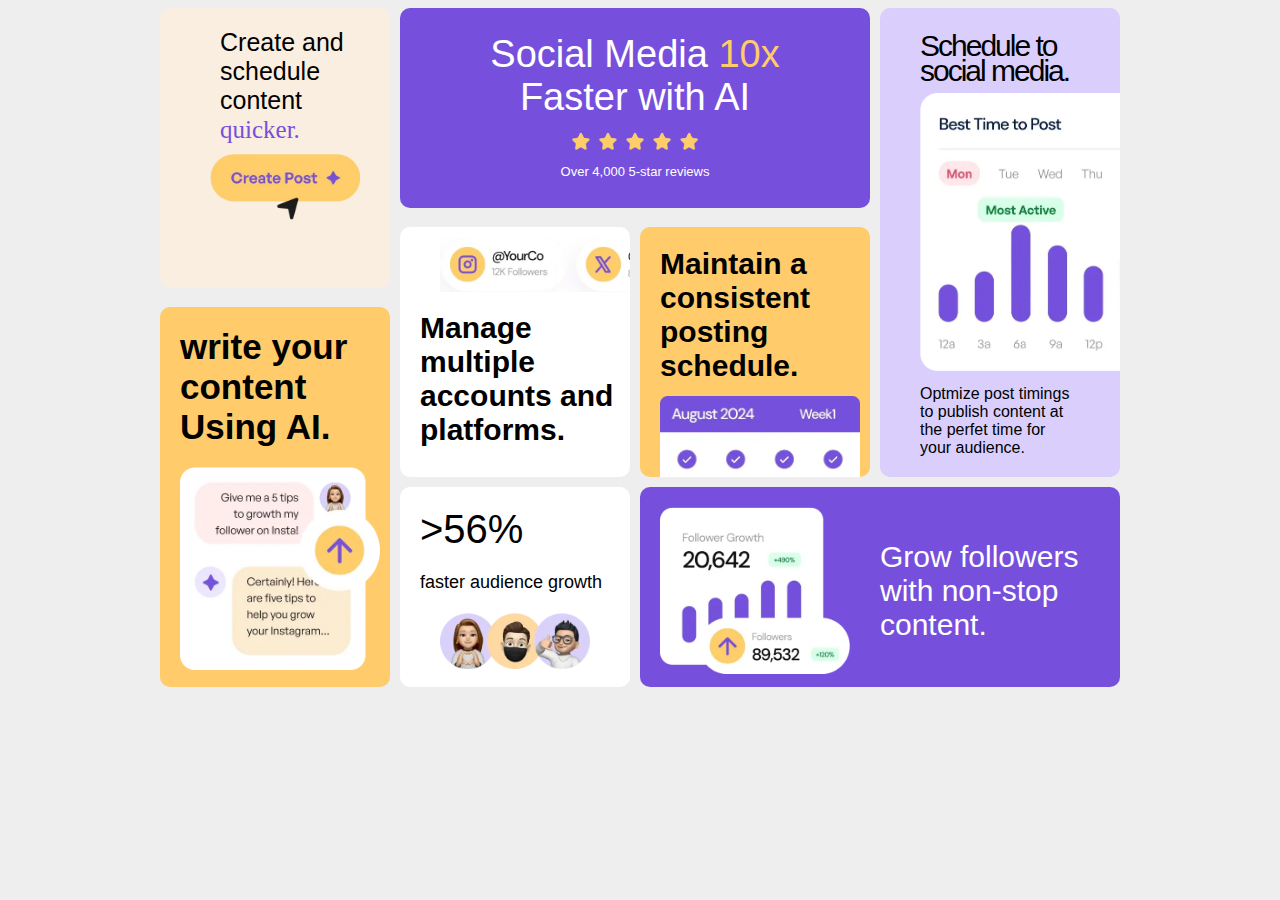
<file: NETLIFY/BENTO/index.html>
<!DOCTYPE html>
<html lang="en">
  <head>
    <meta charset="UTF-8">
    <meta name="viewport" content="width=device-width, initial-scale=1.0">
    <title>Bento Project</title>
    <link rel="stylesheet" href="bento.css">
  </head>
  <body>
    <main>
      <div>
        <p>Create and <br> schedule <br> content <br><span>quicker.</span></p>
        <img src="images/illustration-create-post.webp" alt="">
      </div>
      <div>
        <p>Social Media <span class="span1">10x</span> <br> Faster with AI <br><img src="images/illustration-five-stars.webp" alt=""><br><span class="span">Over 4,000 5-star reviews</span></p>
      </div>
      <div>
        <h2>Schedule to <br> social media.</h2>
        <img class="img1" src="images/illustration-schedule-posts.png" alt="Best time to post">
        <img class="img2" src="images/illustration-schedule-posts.webp" alt="">
        <p>Optmize post timings <br> to publish content at <br>the perfet time for <br>your audience.</p>
      </div>
      <div>
        <img class="img1" src="images/illustration-multiple-platforms.png" alt="insta logo">
        <img class="img2" src="images/illustration-multiple-platforms.webp" alt="">
        <h1>Manage <br> multiple <br> accounts and <br>platforms.</h1>
      </div>
      <div>
        <h1>Maintain a <br>consistent <br> posting <br>schedule.</h1>
        <img class="img1" src="images/illustration-consistent-schedule.png" alt="August 2024">
        <img class="img2" src="images/illustration-consistent-schedule.webp" alt="">
      </div>
      <div>
        <h1>write your <br> content <br> Using AI.</h1>
        <img src="images/illustration-ai-content.webp" alt="">
      </div>
      <div>
        <h1>>56%</h1>
        <p>faster audience growth</p>
        <img src="images/illustration-audience-growth.webp" alt="sticker">
      </div>
      <div>
          <img src="images/illustration-grow-followers.webp" alt="">
          <p>Grow followers <br> with non-stop <br>content.</p>
      </div>
    </main>
  </body>
</html>
</file>
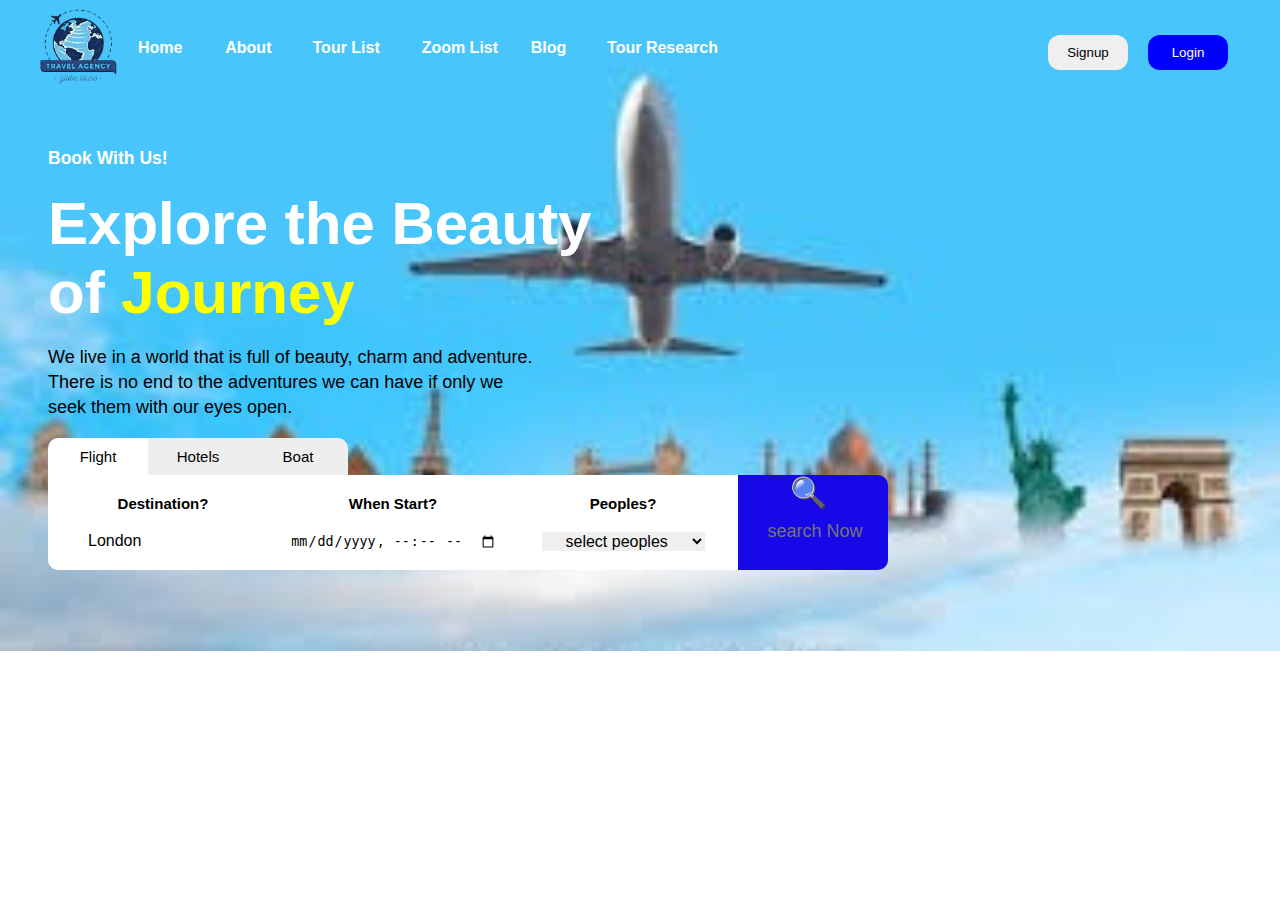
<file: NETLIFY/TRAVELAGENT/index.html>
<!DOCTYPE html>
<html lang="en">
  <head>
    <meta charset="utf-8">
    <meta name="viewport" content="width=device-width, initial-scale=1.0">
    <title>Travel Agency - Explore the World with Us</title>
    <link rel="stylesheet" href="style.css" type="text/css">
    <link rel="icon" href="images/travellogo2-removebg-preview.png" type="image/jpeg">
  </head>
  <body>
    <div class="container">
      <header>
        <img src="images/travellogo2-removebg-preview.png" alt="logo here">
        <nav>
          <ul>
            <li>Home</li>
            <li>About</li>
            <li>Tour List</li>
            <li>Zoom List</li>
            <li>Blog</li>
            <li>Tour Research</li>
          </ul>

          <ul>
            <li><button>Signup</button></li>
            <li><button>Login</button></li>
          </ul>
        </nav>
      </header>
      <main>
        <h3>Book With Us!</h3>
        <h1>Explore the Beauty <br> of <span>Journey</span></h1>
        <p>We live in a world that is full of beauty, charm and adventure. 
          <br> There is no end to the adventures we can have if only we  
          <br>seek them with our eyes open.
        </p>
        <section>
          <div class="section-div-1">
            <span>Flight</span>
            <span>Hotels</span>
            <span>Boat</span>
          </div>
          <div class="section-div-2">
            <div>
              <h4>Destination?</h4>
              <h5>London</h5>
            </div>
            <div>
              <h4>When Start?</h4>
              <input type="datetime-local">
            </div>
            <div>
              <h4>Peoples?</h4>
              <select name="" id="">
                <option value="">select peoples</option>
                <option value="">2 peoples</option>
                <option value="">3 peoples</option>
                <option value="">4 peoples</option>
                <option value="">5 peoples</option>
                <option value="">6 peoples</option>
                <option value="">7 peoples</option>
                <option value="">8 peoples</option>
                <option value="">9 peoples</option>
                <option value="">10 peoples</option>
              </select>
            </div>
            <div>
              <h4>🔍</h4>
              <input type="search" placeholder="search Now">
            </div>
          </div>
        </section>
      </main>
    </div>  
  </body>
</html>
</file>
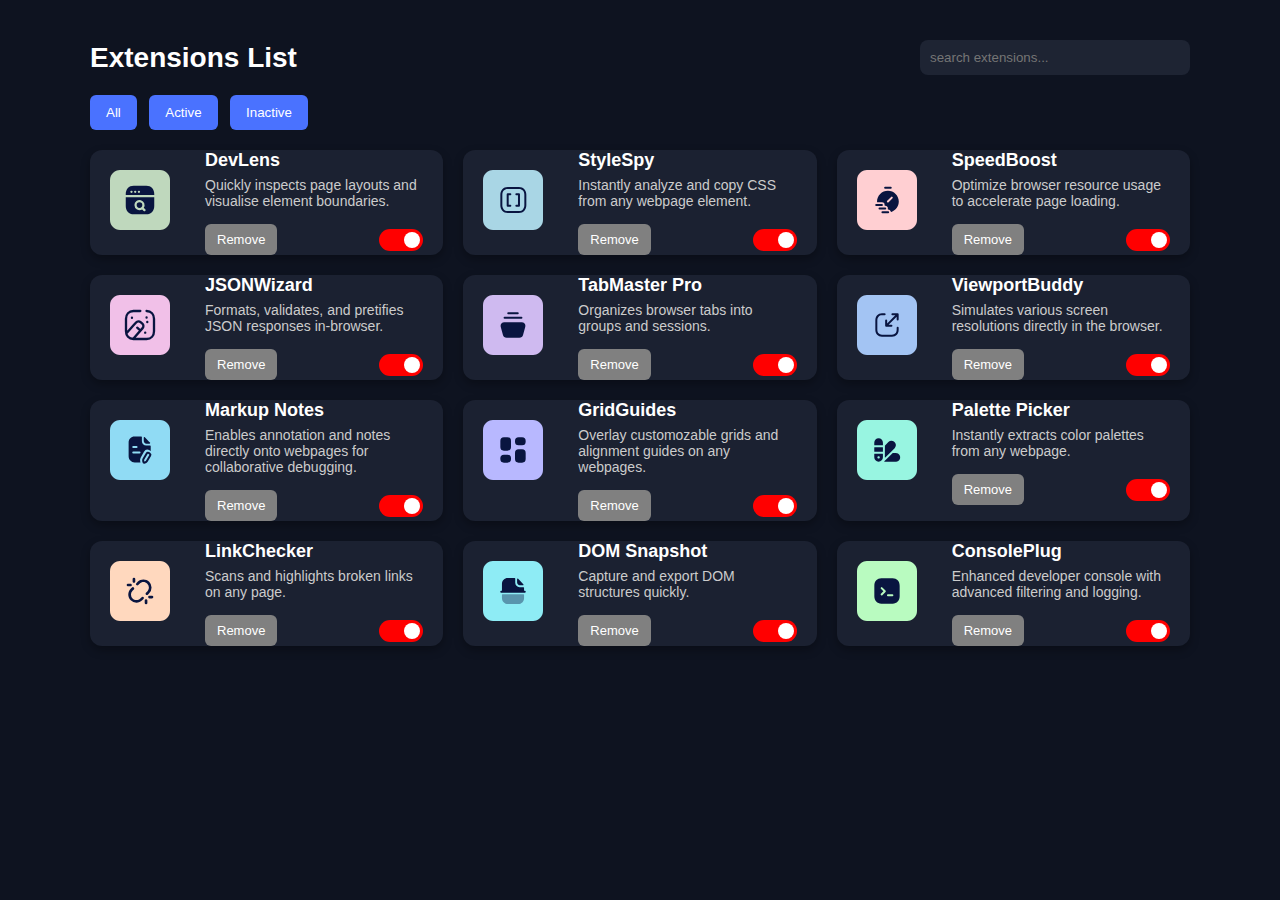
<file: extention/homepage.html>
<!DOCTYPE html>
<html>
  <head>
    <meta charset="UTF-8">
    <meta name="viewport" content="width=device-width, initial-scale=1.0">
    <title>Extension Manager</title>
    <link rel="stylesheet" href="homepage.css">
  </head>

  <body>
    <div class="container">
      <!--Header-->
      <header>
        <h1>Extensions List</h1>
        <input type="text" id="search" placeholder="search extensions...">
      </header>

      <!--Filter Buttons-->
      <div class="filters">
        <button class="filter-btn active" data-filter="all">All</button>
        <button class="filter-btn active" data-filter="active">Active</button>
        <button class="filter-btn active" data-filter="inactive">Inactive</button>
      </div>

      <!--Extension Grids-->
      <div class="extensions-list">

        <!--Extension Card Example-->
        <div class="card active">
          <div class="icon"><img src="image/logo-devlens.svg"></div>
          <div class="info">
            <h3>DevLens</h3>
            <p>Quickly inspects page layouts and visualise element boundaries.</p>
            <div class="actions" >
              <button class="remove-btn">Remove</button>
              <label class="switch">
                <input type="checkbox" checked>
                <span class="slider"></span>
              </label>
            </div>
          </div>
        </div>
        
        <div class="card active">
          <div class="icon"><img src="image/logo-style-spy.svg"></div>
          <div class="info">
            <h3>StyleSpy</h3>
            <p>Instantly analyze and copy CSS from any webpage element.</p>
            <div class="actions">
              <button class="remove-btn">Remove</button>
              <label class="switch">
                <input type="checkbox" checked>
                <span class="slider"></span>
              </label>
            </div>
          </div>
        </div>

        <div class="card inactive">
          <div class="icon"><img src="image/logo-speed-boost.svg"></div>
          <div class="info">
            <h3>SpeedBoost</h3>
            <p>Optimize browser resource usage to accelerate page loading.</p>
            <div class="actions">
              <button class="remove-btn">Remove</button>
              <label class="switch">
                <input type="checkbox" checked>
                <span class="slider"></span>
              </label>
            </div>
          </div>
        </div>

        <div class="card active">
          <div class="icon"><img src="image/logo-json-wizard.svg"></div>
          <div class="info">
            <h3>JSONWizard</h3>
            <p>Formats, validates, and pretifies JSON responses in-browser.</p>
            <div class="actions">
              <button class="remove-btn">Remove</button>
              <label class="switch">
                <input type="checkbox" checked>
                <span class="slider"></span>
              </label>
            </div>
          </div>
        </div>

        <div class="card inactive">
          <div class="icon"><img src="image/logo-tab-master-pro.svg"></div>
          <div class="info">
            <h3>TabMaster Pro</h3>
            <p>Organizes browser tabs into groups and sessions.</p>
            <div class="actions">
              <button class="remove-btn">Remove</button>
              <label class="switch">
                <input type="checkbox" checked>
                <span class="slider"></span>
              </label>
            </div>
          </div>
        </div>

        <div class="card active">
          <div class="icon"><img src="image/logo-viewport-buddy.svg"></div>
          <div class="info">
            <h3>ViewportBuddy</h3>
            <p>Simulates various screen resolutions directly in the browser.</p>
            <div class="actions">
              <button class="remove-btn">Remove</button>
              <label class="switch">
                <input type="checkbox" checked>
                <span class="slider"></span>
              </label>
            </div>
          </div>
        </div>

        <div class="card inactive">
          <!--image has been added here-->
          <div class="icon"><img src="image/logo-markup-notes.svg"></div>
          <div class="info">
            <h3>Markup Notes</h3>
            <p>Enables annotation and notes directly onto webpages for collaborative debugging.</p>
            <div class="actions">
              <button class="remove-btn">Remove</button>
              <label class="switch">
                <input type="checkbox" checked>
                <span class="slider"></span>
              </label>
            </div>
          </div>
        </div>

        <div class="card active">
          <div class="icon"><img src="image/logo-grid-guides.svg"></div>
          <div class="info">
            <h3>GridGuides</h3>
            <p>Overlay customozable grids and alignment guides on any webpages.</p>
            <div class="actions">
              <button class="remove-btn">Remove</button>
              <label class="switch">
                <input type="checkbox" checked>
                <span class="slider"></span>
              </label>
            </div>
          </div>
        </div>

        <div class="card inactive">
          <div class="icon"><img src="image/logo-palette-picker.svg"></div>
          <div class="info">
            <h3>Palette Picker</h3>
            <p>Instantly extracts color palettes from any webpage.</p>
            <div class="actions">
              <button class="remove-btn">Remove</button>
              <label class="switch">
                <input type="checkbox" checked>
                <span class="slider"></span>
              </label>
            </div>
          </div>
        </div>
        
        <div class="card inactive">
          <div class="icon"><img src="image/logo-link-checker.svg"></div>
          <div class="info">
            <h3>LinkChecker</h3>
            <p>Scans and highlights broken links on any page.</p>
            <div class="actions">
              <button class="remove-btn">Remove</button>
              <label class="switch">
                <input type="checkbox" checked>
                <span class="slider"></span>
              </label>
            </div>
          </div>
        </div>

        <div class="card active">
          <div class="icon"><img src="image/logo-dom-snapshot.svg"></div>
          <div class="info">
            <h3>DOM Snapshot</h3>
            <p> Capture and export DOM structures quickly.</p>
            <div class="actions">
              <button class="remove-btn">Remove</button>
              <label class="switch">
                <input type="checkbox" checked>
                <span class="slider"></span>
              </label>
            </div>
          </div>
        </div>

        <div class="card inactive">
          <div class="icon"><img src="image/logo-console-plus.svg"></div>
          <div class="info">
            <h3>ConsolePlug</h3>
            <p>Enhanced developer console with advanced filtering and logging.</p>
            <div class="actions">
              <button class="remove-btn">Remove</button>
              <label class="switch">
                <input type="checkbox" checked>
                <span class="slider"></span>
              </label>
            </div>
          </div>
        </div>

      </div>
    </div>

    <script src="homepage.js"></script>
  </body>
</html>
</file>
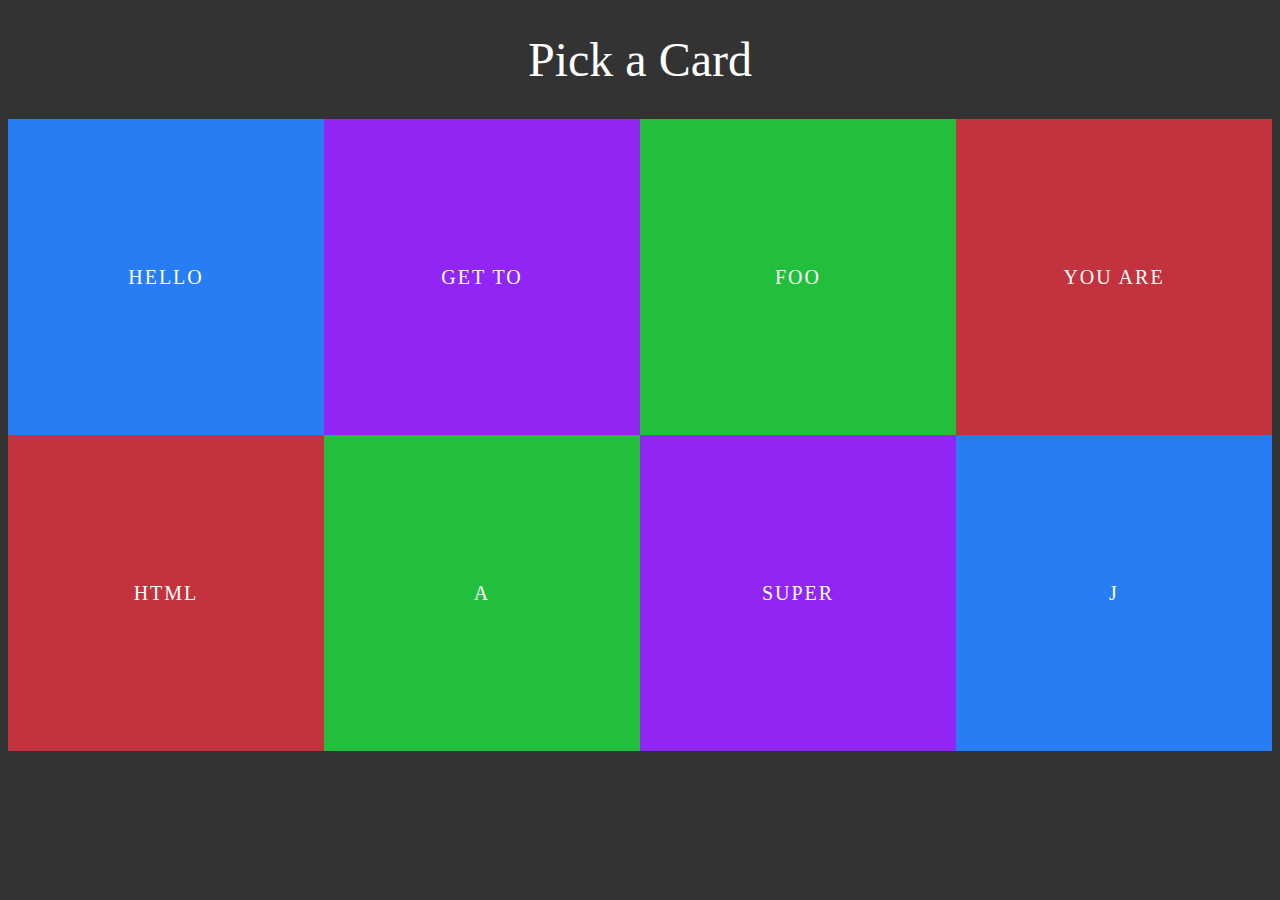
<file: PORTFOLIO/animation-5.html>
<!DOCTYPE html>
  <html>
    <head>
      <link rel="stylesheet" href="animation-5.css">
    </head>
    <body>
      <div class="wrrapper">
        <h1>Pick a Card</h1>
        <ul class="panels">
          <li>
            <div class="front" style="background-color: #267df4"> Hello</div>
            <div class="back" style="background-color: #4c8fea">World</div>
          </li>

          <li>
            <div class="front" style="background-color: #9126f4">Get to</div>
            <div class="back" style="background-color: #a144f7">the chopper</div>
          </li>

          <li>
            <div class="front" style="background-color: #21bf3b"> foo</div>
            <div class="back" style="background-color: #4dd763">bar</div>
          </li>

          <li>
            <div class="front" style="background-color: #c3333d"> you are</div>
            <div class="back" style="background-color: #e74853">not nice</div>
          </li>

          <li>
            <div class="front" style="background-color: #c3333d"> html</div>
            <div class="back" style="background-color: #e74853">rocks</div>
          </li>

          <li>
            <div class="front" style="background-color: #21bf3b"> A</div>
            <div class="back" style="background-color: #4dd763">B</div>
          </li>

          <li>
            <div class="front" style="background-color: #9126f4"> Super</div>
            <div class="back" style="background-color: #a144f7">Mariokart</div>
          </li>

          <li>
            <div class="front" style="background-color: #267df4"> J</div>
            <div class="back" style="background-color: #4c8fea">Query</div>
          </li>
        </ul>
      </div>
    </body>
  </html>
</file>
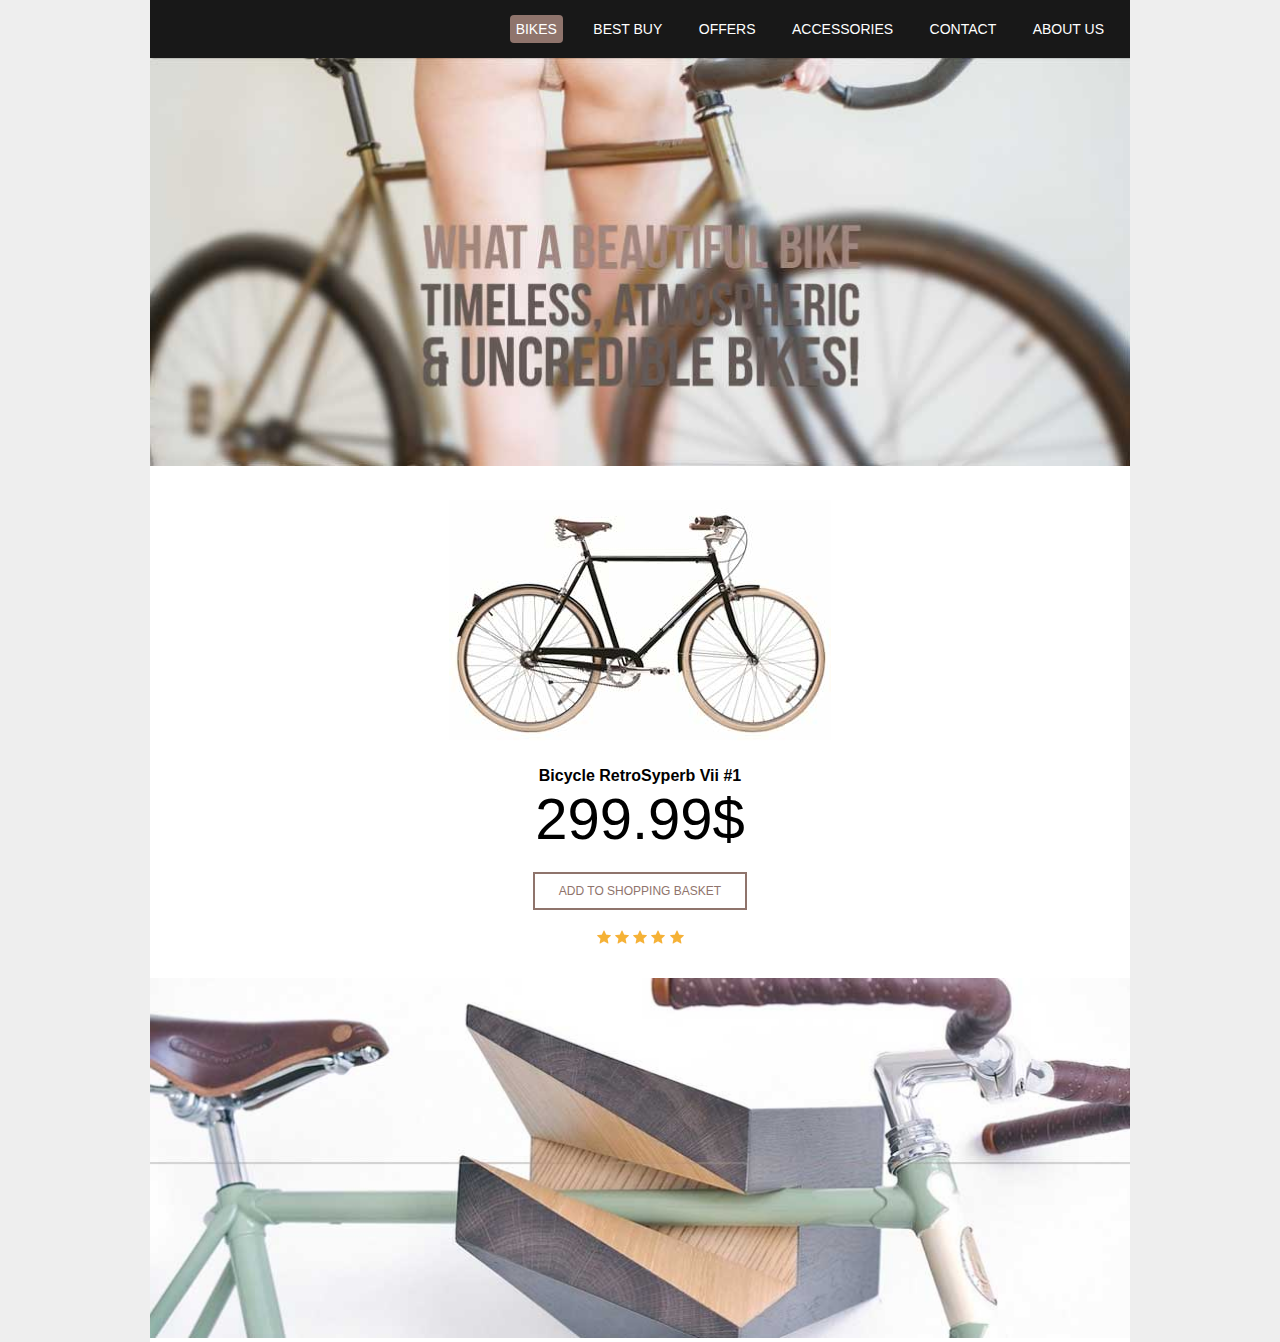
<file: PORTFOLIO/bicycle.html>
<!DOCTYPE html>
<html>
  <head>  
    <meta charset="utf-8" />
    <title>Bicycle For Sales and Rentage</title>
    <link rel="stylesheet" href="bicycle.css">
  </head>
  <body>   
    <div id="wrapper">    
      <nav id="main-navigation">
        <ul>
          <li><a href="#" class="current">BIKES</a></li>
          <li><a href="#">Best Buy</a></li>
          <li><a href="#">Offers</a></li>
          <li><a href="#">Accessories</a></li>
          <li><a href="#">Contact</a></li>
          <li><a href="#">About Us</a></li>
        </ul>
      </nav>
        
      <div id="lead-banner">
        <img src="images/lead-banner.jpg" class="Background-pic" alt="Here is for image Background">
      </div>
      
      <section id="shop">
        <img class="product-image" src="images/bike.jpg" class="Bicycle1" alt="Bicycle Picture">
        <h2 class="product-image">Bicycle RetroSyperb Vii #1</h2>
        <span class="price">299.99$</span>
        <a class="add-to-bag" href="#">Add to shopping basket</a>
        <img class="rating" src="images/stars.png" class="Bicycle2" alt="Bicycle Picture2">
      </section>
      
      <div id="footer-banner">
        <img src="images/footer.jpg" alt="">
      </div>
    </div>
  </body>
</html>
</file>
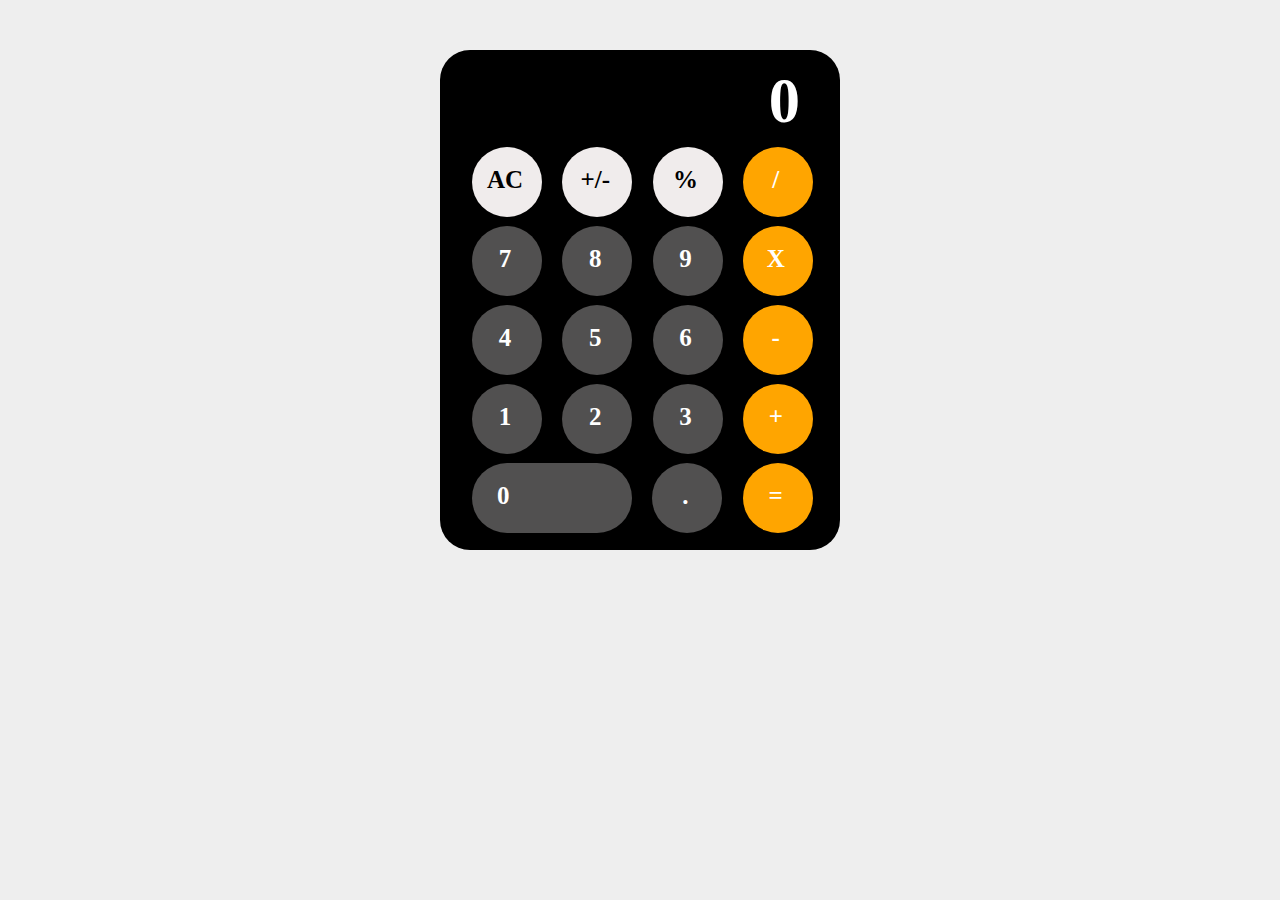
<file: PORTFOLIO/calculator.html>
<!DOCTYPE html>
<html lang="en">
  <head>
    <meta charset="utf-8">
    <title>CALCULATOR</title>
    <link rel="stylesheet" href="calculator.css" type="text/css">
  </head>
  <body>
    <div class="cal-body">
      <div class="cal-input">0</div>
      <div class="num&ope">
        <div class="operate cal-number"><span>AC</span></div>
        <div class="operate cal-number"><span>+/-</span></div>
        <div class="operate cal-number"><span>%</span></div>
        <div class="operators cal-number"><span>/</span></div>
        <div class="cal-number"><span>7</span></div>
        <div class="cal-number"><span>8</span></div>
        <div class="cal-number"><span>9</span></div>
        <div class="operators cal-number"><span>X</span></div>
        <div class="cal-number"><span>4</span></div>
        <div class="cal-number"><span>5</span></div>
        <div class="cal-number"><span>6</span></div>
        <div class="operators cal-number"><span>-</span></div>
        <div class="cal-number"><span>1</span></div>
        <div class="cal-number"><span>2</span></div>
        <div class="cal-number"><span>3</span></div>
        <div class="operators cal-number"><span>+</span></div>
        <div class="cal-number zero"><span id="zero">0</span></div>
        <div class="cal-number"><span>.</span></div>
        <div class="operators cal-number"><span>=</span></div>
      </div>
    </div>
  </body>
</html>
</file>
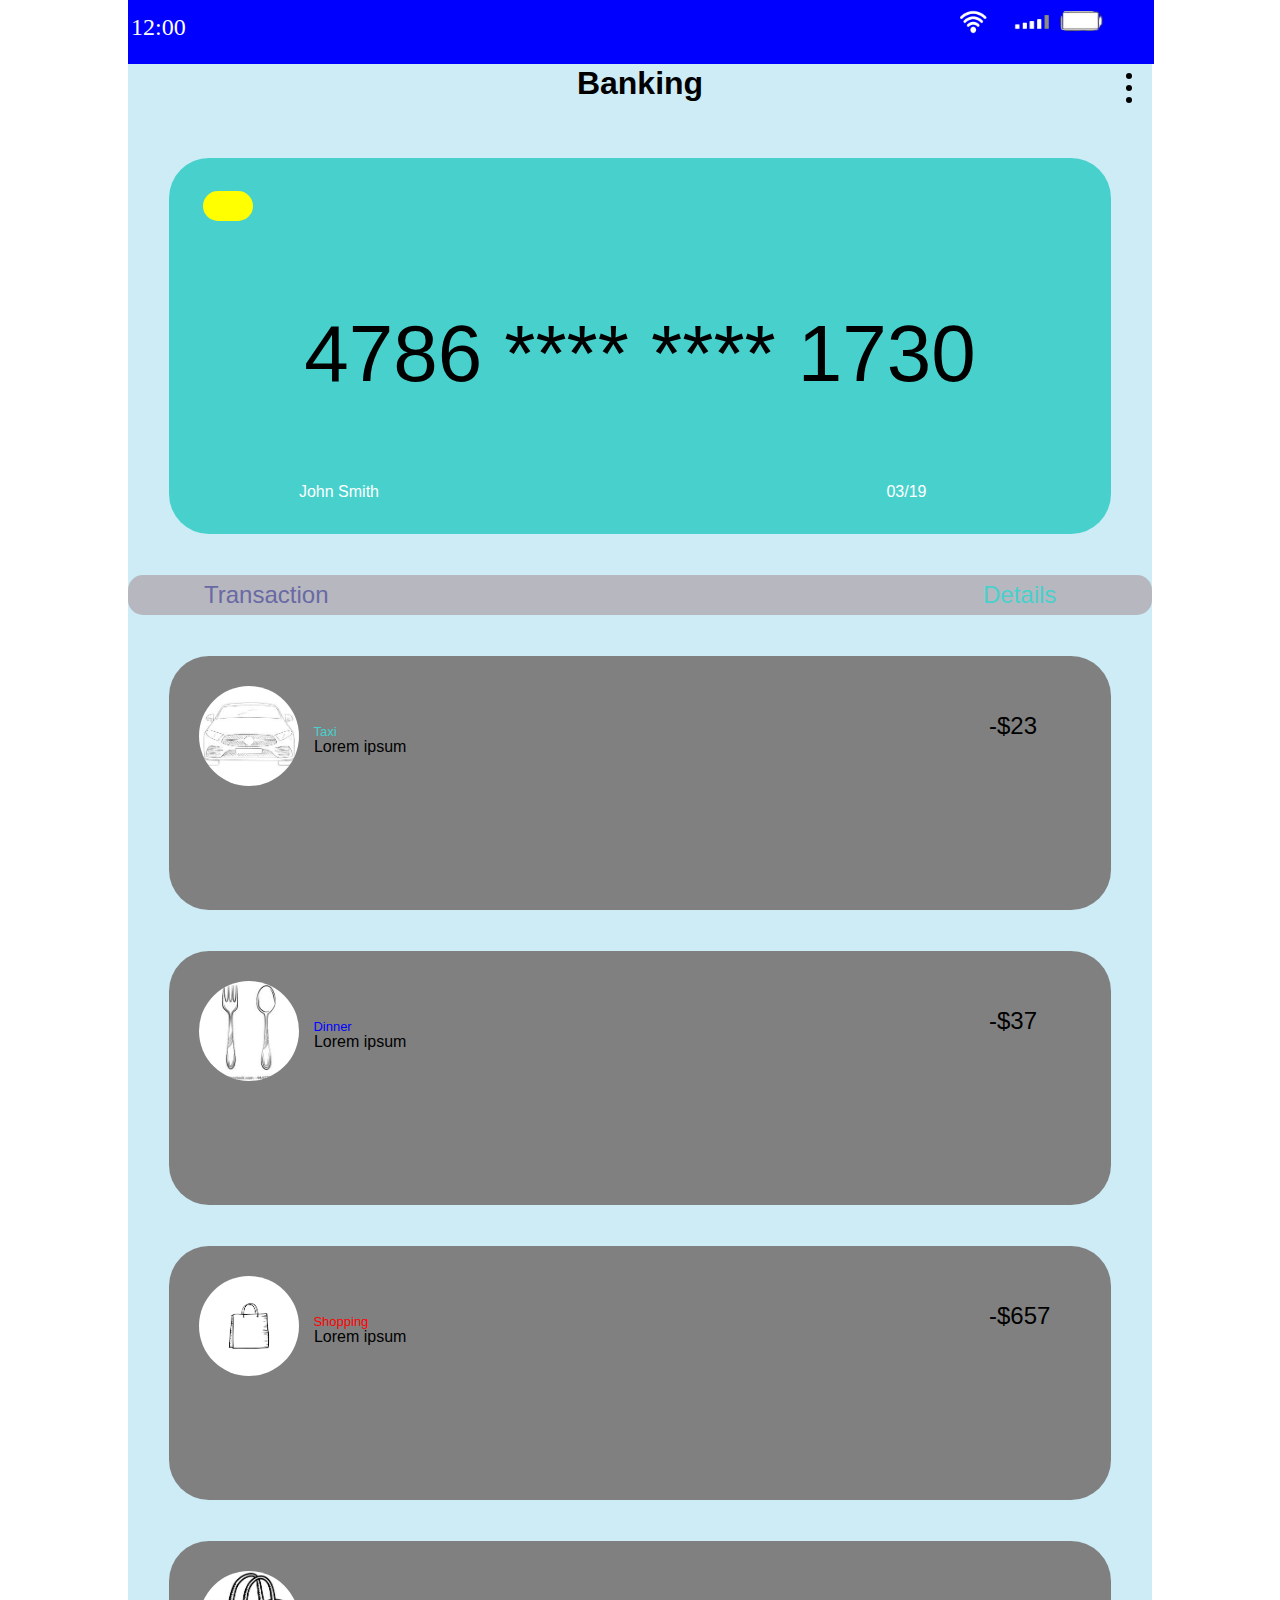
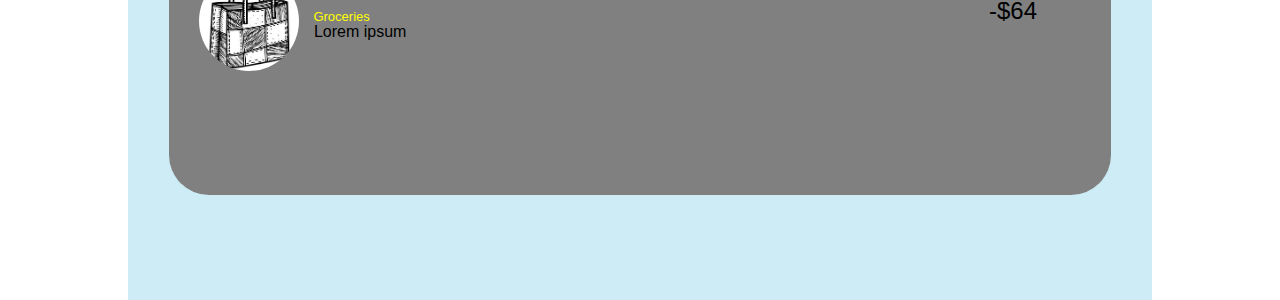
<file: PORTFOLIO/bank-folder/bank.html>
<!DOCTYPE html>
<html>
  <head>
    <title>Bank App Interface</title>
    <link rel="stylesheet" href="bank.css">
  </head>
  <body>
    <div id="container">
      <div class="main">
        <p class="p1">12:00</p>
        <img src="images/wifi_logo-removebg-preview.png" alt="wifi" class="logo">
        <img src="images/allinonenew-removebg-preview.png" alt="signal" class="logo"> 
        <img src="images/battery1-removebg-preview.png" alt="battery" class="logo">
      </div>
      <div class="submain">
        <div class="row">
          <h3>Banking</h3>

          <div class="dots">
            <span></span>
            <span></span>
            <span></span>
          </div>
        </div>

        <div class="nonmain">
          <input type="checkbox" checked>
          <p class="p3">4786 **** **** 1730</p>
          <p class="john">John Smith</p>
          <p class="num">03/19</p>
        </div>

        <div class="trans">
          <p class="p4">Transaction</p>
          <p class="p5">Details</p>
        </div>

        <div class="border">
          <img src="images/taxi logo.jpg" alt="taxi logo" class="image">
          <p class="p11">Taxi</p>
          <p class="p6">Lorem ipsum</p>
          <p class="p7">-$23</p>
        </div>

        <div class="border">
          <img src="images/dinner logo.jpg" alt="Dinner logo" class="image">
          <p class="p8">Dinner</p>
          <p class="p6">Lorem ipsum</p>
          <p class="p7">-$37</p>
        </div>

        <div class="border">
          <img src="images/shopping logo" alt="shopping logo" class="image">
          <p class="p9">Shopping</p>
          <p class="p6">Lorem ipsum</p>
          <p class="p7">-$657</p>
        </div>

        <div class="border">
          <img src="images/groceries logo new.jpg" alt="Groceries logo" class="image">
          <p class="p10">Groceries</p>
          <p class="p6">Lorem ipsum</p>
          <p class="p7">-$64</p>
      </div>
    </div> 
  </body>
</html>
</file>
<file: NETLIFY/BENTO/bento.css>
@media screen and (min-width: 376px) {
  body{
    background: #eee;
    font-family: "DM Sans", sans-serif;
  }
  .img2{
    display: none;
  }
  div {
    border-radius: 10px;
  }
  main {
    display: grid;
    max-width: 960px;
    grid-template-columns: repeat(4,1fr);
    grid-gap: 10px;
    margin: 0 auto;
  }   
  main div:nth-child(1) {
    background: #faeee0;
    height: 200px;
    grid-row: 1 / 3;
    min-height: 280px;
    
  }
  main div:nth-child(2) {
    background: #7650dc;
    grid-column: 2 / 4;
    height: 200px;
  }
  main div:nth-child(3) {
    background: #dacffc;
    grid-column: 4;
    grid-row: 1 / 3;
  }
  main div:nth-child(4) {
    grid-auto-rows: minmax(100px, auto);
  }
  main div:nth-child(6) {
    grid-row: 3;
    position: relative;
    top: -180px;
    height: 380px;
  }

  main div:nth-child(8) {
    background: #7650dc;
    grid-column: 3 / 5;
    display: grid;
    grid-template-columns: repeat(2, 1fr);
  }
  main div:nth-child(8), main div:nth-child(7) {
    height: 200px;
  }
  main div:nth-child(6), main div:nth-child(5) {
    background: #ffcb6b;
  }
  main div:nth-child(4), main div:nth-child(7){
    background: #fff;
  }
  img{
    width: 100px;
  }
  main div:nth-child(1) p {
    font-size: 25px;
    margin: 20px 0 10px 60px;
  }
  main div:nth-child(1) p span{
    color: #7650dc;
    font-family: cursive;
  }
  main div:nth-child(1) img{
  width: 150px;
    margin: 0 0 10px 50px;
  }
  main div:nth-child(2) p{
    margin-top: 25px;
    margin-bottom: 0;
    text-align: center;
    font-size: 38px;
    color: #fff;
    font-weight: 500;
  }
  .span1{
    color: #ffcb6b;
  }
  .span{
    color: #fff;
    font-size: 13px;
    position: relative;
    bottom: 20px;
  }
  main div:nth-child(2) img{
    width: 130px;
    margin: 0;
  }
  main div:nth-child(3) h2{
    margin: 25px 0 10px 40px;
    font-weight: 500;
    font-size: 30px;
    line-height: 25px;
    letter-spacing: -2px;
  }
  main div:nth-child(3) img{
    width: 200px;
    margin: 0 0 10px 40px;
  }
  main div:nth-child(3) p{
    margin: 0 0 20px 40px;
    font-size: 16px;
  }
  main div:nth-child(4) img{
    width: 190px;
    margin: 10px 0 0 40px;
  }
  main div:nth-child(4) h1{
    font-size: 30px;
    margin: 15px 0 0 20px;
  }
  main div:nth-child(5) h1{
    font-size: 30px;
    margin: 20px 0 0 20px;
  }
  main div:nth-child(5) img{
    width: 200px;
    position: relative;
    left: 20px;
    top: 13px;
  }
  main div:nth-child(6) h1{
    margin: 20px 0 0 20px;
    font-size: 35px;
    font-weight: bolder;
  }
  main div:nth-child(6) img{
    width: 200px;
    margin: 20px 0 0 20px;
    
  }
  main div:nth-child(7) h1{
    margin: 20px 0 0 20px;
    font-size: 40px;
    font-weight: 500;
  }
  main div:nth-child(7) p{
    margin: 20px 0 20px 20px;
    font-size: 18px;
  }
  main div:nth-child(7) img{
    position: relative;
    left: 40px;
    width: 150px;
  }
  main div:nth-child(8) img{
    width: 190px;
    margin: 20px;
  } 
  main div:nth-child(8) p{
    font-size: 30px;
    margin: auto 0;
    color: #fff;
  }
}

/* Media query mobile size */

@media screen and (max-width: 376px) {
  body{
    width: 300px;
    background: #eee;
    margin: 20px auto;
  }
  main {
  display: grid;
  height: 200px;
  grid-template-columns: none;
  grid-template-rows: repeat(8,1fr);
  grid-gap: 20px;
  margin: 0 auto;
  }   
  div{
    border-radius: 10px;
  }
  main div:nth-child(2){
    grid-row: 1;
    background: #7650dc;
    color: #fff;
    text-align: center;
    font-size: 35px;
    font-weight: 500;
  }
  main div:nth-child(2) img{
    width: 170px;
    margin: 20px 0 0 0;
  }
   main div:nth-child(2) p .span1{
    color: #ffcb6b;
   }
   main div:nth-child(2) p .span{
    font-size: 18px;
   }
  main div:nth-child(4){
    grid-row: 2;
    background: #fff;
  }
  main div:nth-child(4) br{
    display: none;
  }
  main div:nth-child(4) img{
    width: 300px;
    margin: 20px 0 0 0;
  }
  main div:nth-child(4) h1{
    margin: 5px 20px;
    font-size: 20px;
  }
  .img1{
    display: none;
  }
  main div:nth-child(5){
    grid-row: 3;
    background: #ffcb6b;
  }
  main div:nth-child(5) h1 {
    margin: 15px 30px;
    font-size: 22px;
  }
  main div:nth-child(5) br{
    display: none;
  }
  main div:nth-child(5) img{
    width: 170px;
    position: relative;
    margin-left: 30px;
    top: 4px;
  }
  main div:nth-child(3){
    grid-row: 4;
    background: #dacffc;
  }
  main div:nth-child(3) br{
    display: none;
  }
  main div:nth-child(3) h2{
    margin: 10px 30px;
  }
  main div:nth-child(3) p{
    text-align: center;
    margin: 10px 20px;
    font-size: 18px;
  }
  main div:nth-child(3) img{
    width: 280px;
    margin: 0 20px;
  }
  main div:nth-child(8){
    grid-row: 5;
    background: #7650dc;
  }
  main div:nth-child(8) img{
    margin: 20px 60px 0 60px;
    width: 200px;
  }
  main div:nth-child(8) p{
    text-align: center;
    color: #fff;
    font-size: 25px;
    line-height: 22px;
  }
  main div:nth-child(7){
    grid-row: 6;
    background: #fff;
  }
  main div:nth-child(7) h1{
    margin: 10px 20px;
  }
  main div:nth-child(7) p{
    margin: 0 20px;
    font-weight: 500;
    font-size: 20px;
  }
  main div:nth-child(7) img{
    margin: 20px;
    width: 150px;
  }
  main div:nth-child(1){
    grid-row: 7;
    background: #f9eee1;
  }
  main div:nth-child(1) p{
    margin: 10px 20px;
    font-size: 25px;
  }
  main div:nth-child(1) p span{
    color: #7650dc;
  }
  main div:nth-child(1) img{
    margin: 10px 20px;
    width: 160px;
  }
  main div:nth-child(1) br{
    display: none;
  }
  main div:nth-child(6){
    grid-row: 8;
    background: #ffcb6b;
  }
  main div:nth-child(6) br{
    display: none;
  }
  main div:nth-child(6) h1{
    margin: 10px 20px;
  }
  main div:nth-child(6) img{
    width: 230px;
    margin: 10px 20px;
  }
}
</file>
<file: NETLIFY/TRAVELAGENT/style.css>
body{
  font-family: sans-serif;
  background-image: url(images/travelbg6.jpeg);
  background-repeat: no-repeat;
  background-size: cover;
  width: 100%;
  max-width: 960px;
  color: #fff;
  font-size: 20px;
}

header{
  height: 100px;
}

header img{
  width: 80px;
  margin: 0 0 10px 30px;
}

nav{
  display: grid;
  grid-template-columns: 1fr 1fr;
  font-size: 16px;
  font-weight: bolder;
}
nav ul:nth-child(1){
  display: grid;
  width: 600px;
  margin: 0;
  padding: 0;
  /* grid-template-columns: 65px 65px 90px 90px 50px 120px; */
  grid-template-columns: .8fr .8fr 1fr 1fr .7fr 1.2fr;
  list-style-type: none;
  position: relative;
  bottom: 60px;
  left: 130px;
}

nav ul:nth-child(2){
  display: grid;
  width: 200px;
  grid-template-columns: 1fr 1fr;
  left: 300px;
  list-style-type: none;
  position: relative;
  bottom: 80px;
}
nav ul:nth-child(2) button{
  position: relative;
  width: 80px;
  left: 100px;
  padding: 10px;
  border-radius: 12px;
  border: none;
  color: #000;
}
nav ul:nth-child(2) li:nth-child(2) button{
  background: blue;
  color: #fff;
}
/* main style */
main{
  font-size: 15px;
  margin: 0 0 0 40px;
}
main h3{
  margin: 40px 0 0 0;
}
main h1{
  margin: 20px 0 0 0;
  font-size: 60px;
}
main h1 span{
  color: #ffff00;
}
main p{
  color: #000;
  line-height: 25px;
  font-size: 18px;
}
main section div.section-div-1{
  width: 300px;
  display: grid;
  grid-template-columns: 1fr 1fr 1fr;
  text-align: center;
}
main section div.section-div-1 span{
  background: #fff;
  color: #000;
  padding: 10px;
}
main section div.section-div-1 span:nth-child(1){
  border-top-left-radius: 10px;
}
main section div.section-div-1 span:nth-child(2){
  background: #eee;
}
main section div.section-div-1 span:nth-child(3){
  background: #eee;
  border-top-right-radius: 10px;
}
.section-div-2{
  display: grid;
  grid-template-columns: 1fr 1fr 1fr 1fr;
  text-align: center;
  color: #000;
  font-size: 15px;
}
.section-div-2 div:nth-child(1){
  background: #fff;
  border-bottom-left-radius: 10px;
}
.section-div-2 div:nth-child(1) h5{
  text-align: left;
  font-weight: lighter;
  font-size: 16px;
  margin: 0 0 20px 40px;
}
.section-div-2 div:nth-child(2){
  background: #fff;
}
.section-div-2 div:nth-child(2) input{
  border: none;
}
.section-div-2 div:nth-child(3){
  background: #fff;
}
.section-div-2 div:nth-child(3) select{
  border: none;
  padding: 0 20px;
  font-weight: lighter;
  font-size: 16px;
}
.section-div-2 div:nth-child(4){
  width: 150px;
  background: #1708e7;
  border-top-right-radius: 10px;
  border-bottom-right-radius: 10px;
}
.section-div-2 div:nth-child(4) h4{
  font-size: 30px;
  margin: 0 0 10px 0;
  position: relative;
  right: 5px;
}
.section-div-2 div:nth-child(4) input{
  border: none;
  width: 120px;
  background: none;
  color: #fff;
  text-align: center;
  font-size: 18px; 
  position: relative; 
  left: 10px;
}
/* Media query */
@media (max-width: 414px){
  body{
    font-size: 16px;
  }
  nav ul:nth-child(1){
    grid-template-columns: repeat(3, 1fr);
    width: 100%;
    left: 0;
    bottom: 40px;
  }
  nav ul:nth-child(2){
    left: 0;
    bottom: 60px;
    width: 150px;
    grid-template-columns: 1fr 1fr;
  }
  main h1{
    font-size: 40px;
  }
  main section div.section-div-1{
    grid-template-columns: 1fr 1fr;
    width: 200px;
  }
  .section-div-2{
    grid-template-columns: 1fr;
  }
  .section-div-2 div:nth-child(4) h4{
    font-size: 24px;
  }
}
</file>
<file: extention/homepage.css>
body {
  font-family: Arial, sans-serif;
  background: #0e1320;
  color: #fff;
  margin: 0;
  padding: 0;
}

.container {
  max-width: 1100px;
  margin: 20px auto;
  padding: 20px;
}

/*Header*/
header {
  display: flex;
  justify-content: space-between;
  align-items: center;
}

header h1 {
  margin: 0;
  font-size: 28px;
}

#search {
  padding: 10px;
  width: 250px;
  border-radius: 8px;
  border: none;
  outline: none;
  background: #1e2433;
  color: #fff;
}

/*Filters*/
.filters {
  margin: 20px 0;
}

.filter-btn {
  background: #1e2433;
  border: none;
  color: #fff;
  padding: 10px 16px;
  margin-right: 8px;
  border-radius: 6px;
  cursor: pointer;
  transition: background 0.2s;
}

.filter-btn.active,
.filter-btn:hover {
  background: #4a72ff;
}

/*Extensions Grid*/
.extensions-list {
  display: grid;
  grid-template-columns: repeat(auto-fill, minmax(300px, 1fr));
  gap: 20px;
}

/*Card Styles*/
.card {
  background: #1b2131;
  border-radius: 12px;
  padding-right: 20px;
  display: flex;
  gap: 15px;
  align-items: flex-start;
  box-shadow: 0 4px 10px rgba(0, 0, 0, 0.3);
  transition: transform 0.2s;
}

.card:hover {
  transform: translateY(-5px)
}

/*Icon box*/
.icon {
  width: 100px;
  height: 100px;
  border-radius: 12px;
  display: flex;
  justify-content: center;
  align-items: center;
  font-size: 22px;
  font-weight: bold;
  color: #fff;
  flex-shrink: 0;
 
}

/* info Section*/
.info {
  flex: 1;
}

.card h3 {
  margin: 0 0 6px 0;
  font-size: 18px;
}

.card p {
  font-size: 14px;
  color: #ccc;
  margin: 0;
}

/*Card Actions*/
.actions {
  display: flex;
  justify-content: space-between;
  align-items: center;
  margin-top: 15px;
}
 .remove-btn {
  background-color: gray;
  border: none;
  padding: 8px 12px;
  color: #fff;
  border-radius: 6px;
  cursor: pointer;
  font-size: 13px;
  transition: background 0.2s;
 }

 .remove-btn:hover {
  background: #e63b3b;
 }

 /*Toggle Switch*/
 .switch {
  position: relative;
  display: inline-block;
  width: 44px;
  height: 22px;
 }

 .switch input {
  opacity: 0;
  width: 0;
  height: 0;
 }

 .slider {
  position: absolute;
  cursor: pointer;
  background-color: #888;
  border-radius: 22px;
  top: 0;
  left: 0;
  right: 0;
  bottom: 0;
  transition: 0.3s;
 }

 .slider:before {
  position: absolute;
  content: "";
  height: 16px;
  width: 16px;
  left: 3px;
  bottom: 3px;
  background-color: white;
  border-radius: 50%;
  transition: 0.3s;
 }

 input:checked + .slider {
  background-color: red;
 }

 input:checked + .slider:before {
  transform: translate(22px);
 }
</file>
<file: PORTFOLIO/animation-5.css>
body{
  background: #333;
  font-family: verdana;
}

.wrapper{
  width: 100%;
  max-width: 1200px;
  margin: 40px auto;
}

h1 {
  color: #fff;
  font-weight: normal;
  text-align: center;
  font-size: 48px;
}

.panels{
  list-style: none;
  padding: 0;
}

.panels li{
  position: relative;
  width: 25%;
  margin: 0;
  display: block;
box-sizing: border-box;
float: left;
}

.panels li div{
  width: 100%;
  padding: 50% 0;
  text-align:  center;
  color: #fff;
  font-size: 20px;
  text-transform: uppercase;
  letter-spacing: 2px;
  line-height: 0;
  cursor: pointer;
}

/*ANIMATION STYLES*/

.panels div.back{
  transform: rotateY(90deg);
}

.panels div.front{
  position: absolute;
}

.panels li:hover div.front{
  animation: twirl 0.2s ease-in forwards;
}

.panels li:hover div.back{
  animation: twirl 0.2s 0.2s ease-out forwards reverse;
}

@keyframes twirl{
  0%{ transform: rotateY(0deg)}
  100%{transform: rotateY(90deg)}
}
</file>
<file: PORTFOLIO/bicycle.css>
body{
  font-family: arial;
  margin: 0;
  background-color: #eee;
}
#wrapper{
  width: 980px;
  margin: 0 auto;
  background: #fff;
}

#main-navigation{
  background: #181818;
  padding: 10px;
}

#main-navigation ul{
  text-align: right;
  list-style-type: none;  
  margin: 10px;
}

#main-navigation li{
  display: inline-block;
  margin-left: 20px;
}

#main-navigation a{
  color: #fff;
  text-decoration: none;
  text-transform: uppercase;
  font-size: 14px;
  padding: 6px;
}

#main-navigation a.current{
  background-color: #8f746c;
  border-radius: 4px;
}

#lead-banner img{
  width: 100%;
}

#shop{
  margin: 30px 0;
  text-align: center;
}

#shop h2.product-image{
  font-size: 16px;
  margin-bottom: 0;
}

#shop span.price{
  display: block;
  font-size: 58px;
}

#shop a.add-to-bag{
  display: block;
  color: #8f746c;
  text-transform: uppercase;
  font-size: 12px;
  text-decoration: none;
  padding: 10px 0;
  border: 2px solid #8f746c;
  width: 210px;
  margin: 20px auto;
}

#shop a.add-to-bag:hover{
  color: #fff;
  background: #8f746c;
  border-radius: 10px;
}

#footer-banner img {
  width: 100%;
}
</file>
<file: PORTFOLIO/calculator.css>
body{
  background: #eee;
  font-family: verdana;
  font-size: 30px;
}

.cal-body{
  position: relative;
  background: #000;
  width: 30%;
  height: 1000px;
  margin: 100px auto;
  border-radius: 60px;
}

.cal-input{
  background: none;
  position: relative;
  width: 90%;
  height: 90px;
  top: 60px;
  right: 40px;
  font-weight: bolder;
  text-align: right;
  margin: 0 auto;
  font-size: 3em;
  color: #fff;
}

.cal-number{
  display: inline-block;
  position: relative;
  color: #fff;
  background: #515050;
  top: 90px;
  left: 20px;
  margin: 5px 15px;
  width: 140px;
  font-weight: bold;
  height: 140px;
  font-size: 2em;
  text-align: center;
  border-radius: 70px;
  text-align: center;
  cursor: pointer;
  margin-bottom: 15px;
}

span{
  position: relative;
  top: 30px;
}

.operate{
  background: #f0ecec;
  color: #000;
}

.operators{
  background: #ffa500;
}

.zero{
  width: 317px;
  text-align: left;
}

#zero{
  left: 50px;
}

.cal-number:hover{
  background: #f0ecec;
  color: #000;
}

.operate:hover{
  color: #fff;
  background: #ffa500;
}

.operators:hover{
  background: #515050;
  color: #ffa500;
}

@media screen  and (max-width: 2100px) {
  body{
  background: #eee;
  font-family: verdana;
  font-size: 25px;
}

.cal-body{
  position: relative;
  background: #000;
  width: 400px;
  height: 500px;
  margin: 50px auto;
  border-radius: 30px;
}

.cal-input{
  background: none;
  position: relative;
  width: 45%;
  height: 45px;
  top: 15px;
  left: 70px;
  font-weight: bolder;
  text-align: right;
  margin: 0 auto;
  font-size: 2.5em;
  color: #fff;
}

.cal-number{
  display: inline-block;
  position: relative;
  color: #fff;
  background: #515050;
  top: 50px;
  left: 25px;
  margin: 2px 7px;
  width: 70px;
  font-weight: bold;
  height: 70px;
  font-size: 1em;
  text-align: center;
  border-radius: 35px;
  text-align: center;
  cursor: pointer;
  margin-bottom: 7px;
}

span{
  position: relative;
  top: 19px;
  left: -2px;
}

.operate{
  background: #f0ecec;
  color: #000;
}

.operators{
  background: #ffa500;
}

.zero{
  width: 160px;
  text-align: left;
}

#zero{
  left: 25px;
}

.cal-number:hover{
  background: #f0ecec;
  color: #000;
}

.operate:hover{
  color: #fff;
  background: #ffa500;
}

.operators:hover{
  background: #515050;
  color: #ffa500;
}

}
</file>
<file: PORTFOLIO/bank-folder/bank.css>
body{
  font-family: Arial;
  width: 80%;
  margin: 90% auto;
  margin-bottom: 0;
  margin-top: 0;
}

#container{
  background-color: #cdecf6;
  height: 1900px;

}

.main{
  padding: 20px;
  background-color: blue;
  position: fixed;
  width: 77%;
  z-index: 1;
  top: -10px;
  left: 0;
  margin-left: 10%;
  margin-right: 0;
  margin-bottom: 0;
  margin-top: 0;
}

.p1{
  font-family: 'Times New Roman', serif;
  color: white;  
  position: absolute;
  left: 0;
  top: -4%;
  padding: 3px;
  font-size: 1.5em;
}

.logo{
  width: 50px;
  height: 30px;
  position: relative;
  top: -3px;
  left: 800px;
}

input{
  appearance: none;
  position: relative;
  width: 50px;
  height: 30px;
  border-radius: 25px;
  background-color: gray;
  transition: background 0.3s;
  outline: none;
  cursor: pointer;
}

input::after {
  content: '';
  position: absolute;
  top: 50%;
  left: 30%;
  transform: translate(-50%, -50%);
  border-radius: 50%;
  height: 1.25em;
  width: 1.25em;
  background-color: yellow;
  transition: left .3s;
}

input:checked {
  background-color: yellow;
}

input:checked::after{
  left: 70%;
}

.row {
  position: relative;
  display: flex;
  justify-content: center;
  align-items: center;
  padding: 15px 20px;
}

.row h3 {
  margin: 0;
  font-size: 2em;
  color: black;
  margin-top: 50px;
}

.dots {
  position: absolute;
  right: 20px;
  top: 75%;
  transform: translateY(-50%);
  display: flex;
  flex-direction: column;
  justify-content: center;
  align-items: center;
  gap: 6px;
}

.dots span {
  width: 6px;
  height: 6px;
  background-color: black;
  border-radius: 50%;
  display: block;
}

/*h3{
  display: flex;
  justify-content: space-between;
  align-items: center;
  width: 400px;
  font-size: 3em;
  margin-top: 60px;  
}*/

.nonmain{
  background-color: #48d1cc;
  padding: 30px;
  right: 20px;
  left: 20px;
  border-radius: 40px;
  margin: 4%;
}

.nonmain:hover{
  background-color: skyblue;
  position: relative;
  top: -10px;
  bottom: 0;
  left: 0;
  right: 0;
  box-shadow: 0 4px 10px rgba(0, 0, 0, 0.3);
  transition: transform 0.2s;

}

.john{
  display: inline-block;
  text-align: center;
  color: white;
  margin-left: 100px;
  margin-top: 0;
  margin-bottom: 0;
  margin-right: 0;
}

.num{
  color: white;
  display: inline-block;
  padding: 3px;
  margin-left: 500px;
  margin-top: 0;
  margin-bottom: 0;
  margin-right: 0;

}

input{
  align-items: left;
}

.nonmain .p3{
  text-align: center;
  font-size: 5em;
  color: black;
}

.trans{
  position: sticky;
  top: 64px;
  padding: 6px;
  background-color: rgb(183, 183, 191);
  z-index: 2;
  border-radius: 15px;
  backdrop-filter: blur(10px);
}

.p4{
  display: inline-block;
  margin-left: 70px;
  margin-top: 0;
  margin-bottom: 0;
  margin-right: 0;
  font-size: 1.5em;
  color: rgb(105, 105, 164);

}

.p5{
  display: inline-block;
  margin-left: 650px;
  margin-top: 0;
  margin-bottom: 0;
  margin-right: 0;
  color: #48d1cc;
  font-size: 1.5em;
}

.image{
  padding: 10px;
  border-radius: 1000px;
  position: relative;
  display: inline-block;
  width: 100px;
  height: 100px;
}

.p11{
  font-size: small;
  display: inline-block;
  position: relative;
  top: -60px;
  color: #48d1cc;
}

.p6{
  position: relative;
  top: -90px;
  left: 125px;
}

.p7{
  position: relative;
  top: -150px;
  left: 800px;
  font-size: 1.5em;
  padding: 0;
  margin: 0;
}

.p8{
  font-size: small;
  color: blue;
  display: inline-block;
  position: relative;
  top: -60px;
}

.p9{
  font-size: small;
  color: red;
  display: inline-block;
  position: relative;
  top: -60px;
}

.p10{
  font-size: small;
  color: yellow;
  display: inline-block;
  position: relative;
  top: -60px;
}

.border{
  background-color: gray;
  padding: 20px;
  right: 20px;
  left: 20px;
  border-radius: 40px;
  margin: 4%;
}

.border:hover{
  background-color: rgb(167, 165, 165);
  position: relative;
  top: -10px;
  bottom: 0;
  left: 0;
  right: 0;
  box-shadow: 0 4px 10px rgba(0, 0, 0, 0.3);
  transition: transform 0.2s;
}
</file>
